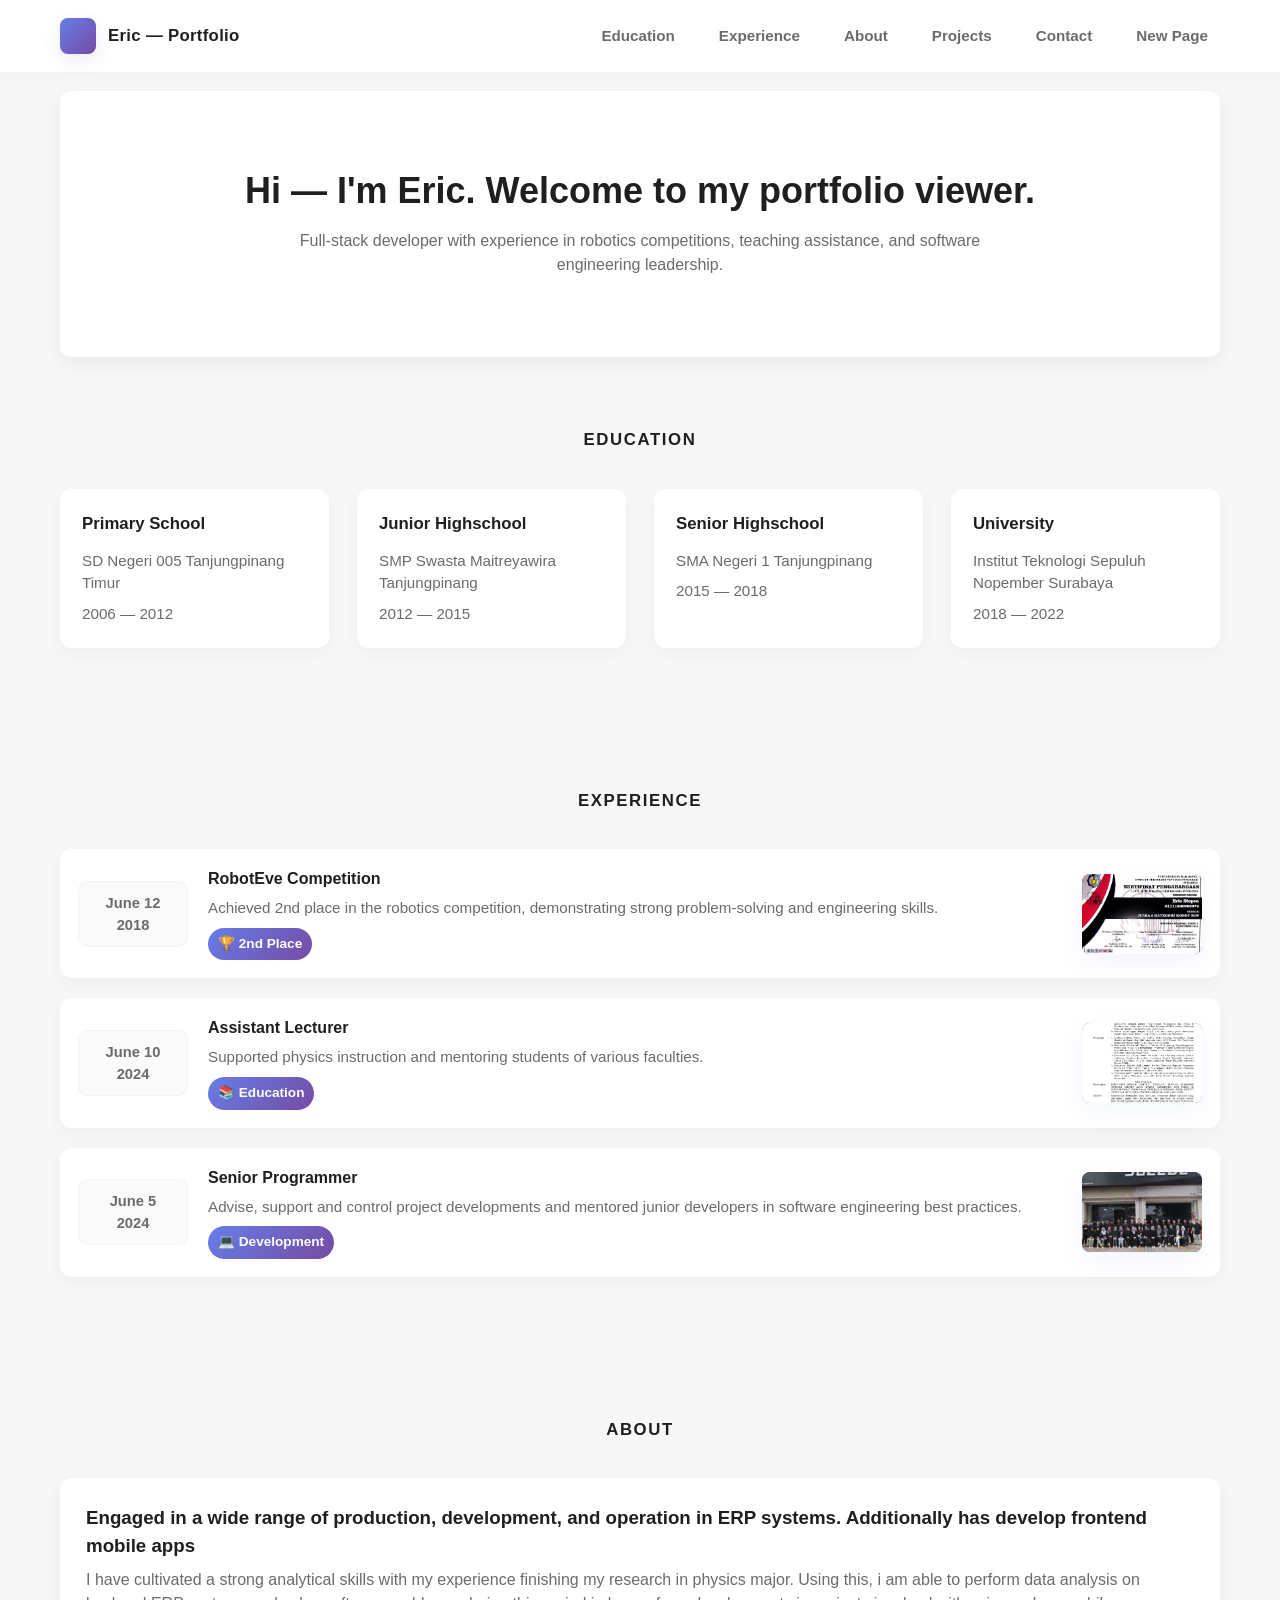
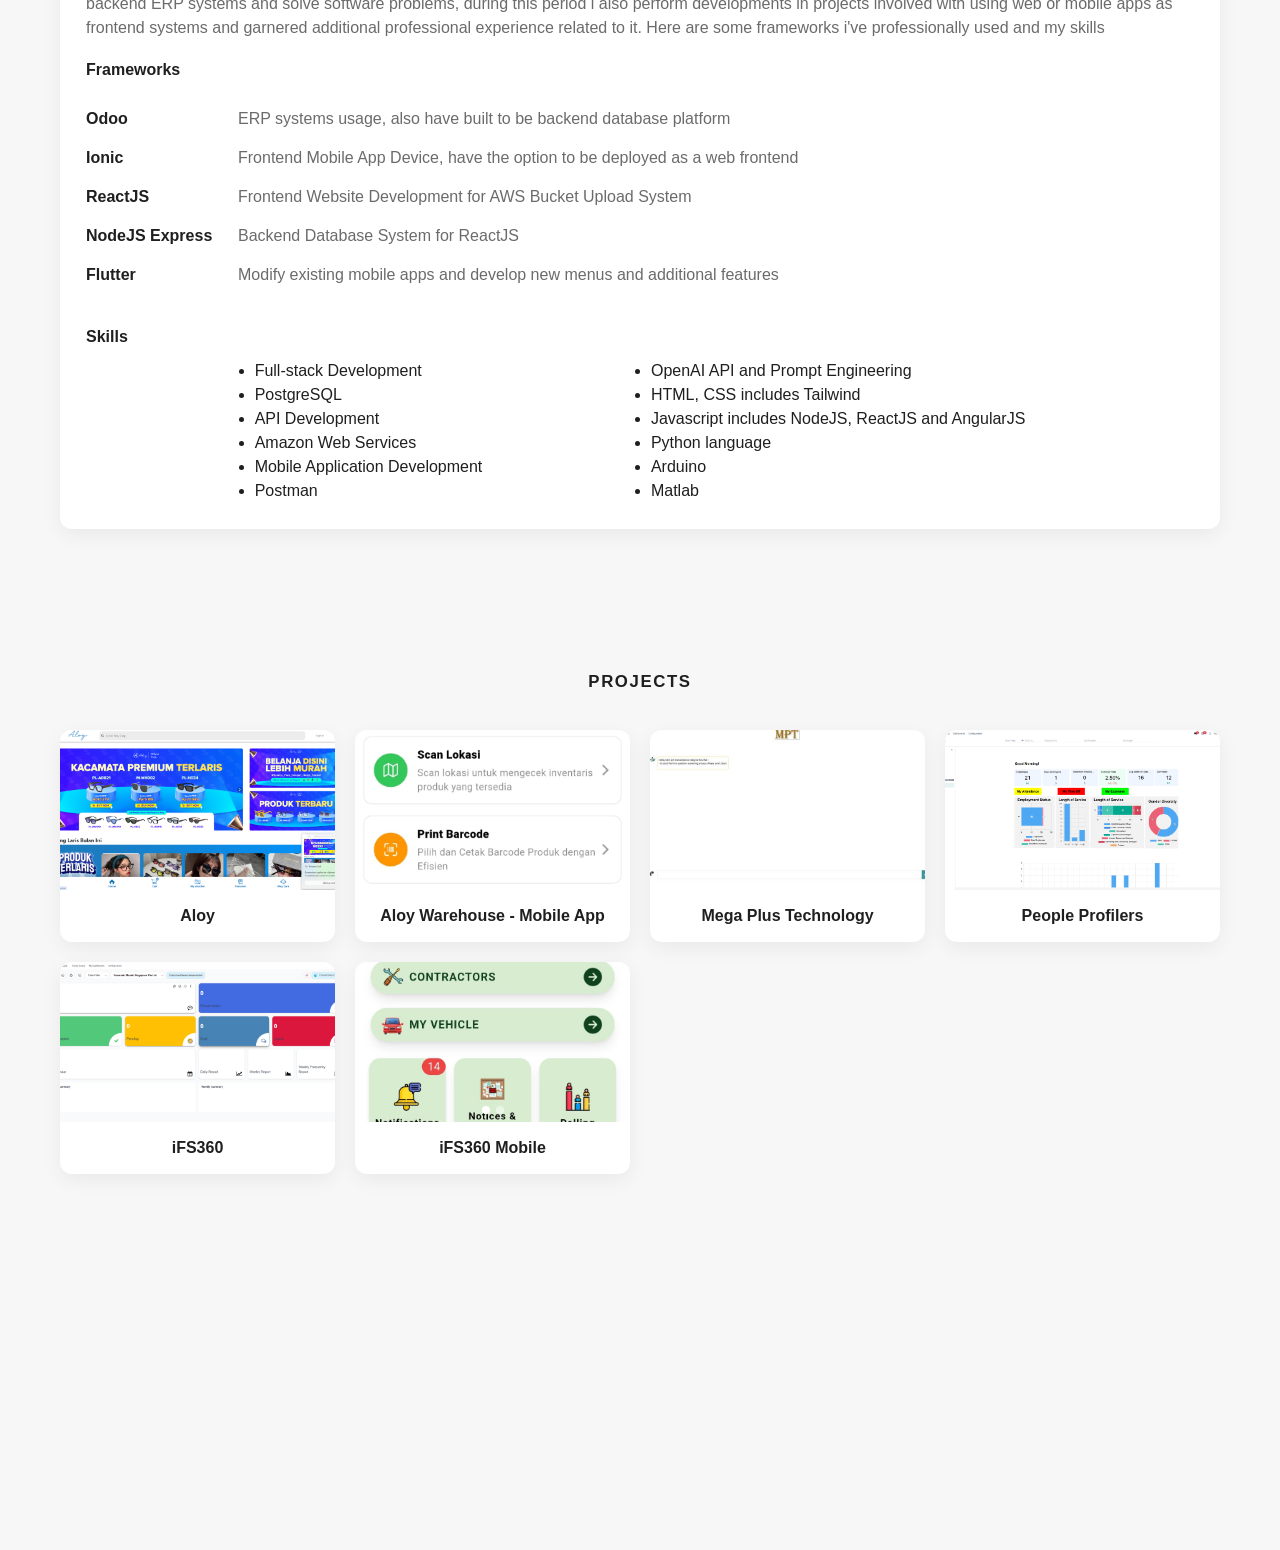
<file: index.html>
<!DOCTYPE html>
<html lang="en">
<head>
  <meta charset="utf-8" />
  <meta name="viewport" content="width=device-width,initial-scale=1" />
  <title>Eric's Portfolio</title>
  <link rel="stylesheet" href="style.css">
</head>
<body>

  <header>
    <div class="container nav-inner">
      <div class="logo">
        <span class="mark"></span>
        <span>Eric — Portfolio</span>
      </div>

      <nav>
        <button class="nav-toggle" id="nav-toggle">☰</button>
        <ul id="nav-list" class="nav-links">
          <li><a href="#education">Education</a></li>
          <li><a href="#experience">Experience</a></li>
          <li><a href="#about">About</a></li>
          <li><a href="#projects">Projects</a></li>
          <li><a href="#contact">Contact</a></li>
          <li><a href="new_test.html">New Page</a></li>
        </ul>
      </nav>
    </div>

    <div class="container" id="nav-menu-mobile" style="display:none; padding-bottom:12px;">
      <ul style="list-style:none; padding:8px 0; display:flex; gap:12px; flex-direction:column;">
        <li><a href="#education">Education</a></li>
        <li><a href="#experience">Experience</a></li>
        <li><a href="#about">About</a></li>
        <li><a href="#projects">Projects</a></li>
        <li><a href="#contact">Contact</a></li>
      </ul>
    </div>
  </header>

  <main class="container" style="margin-top:18px;">

    <section class="hero visible">
      <div>
        <h1>Hi — I'm Eric. Welcome to my portfolio viewer.</h1>
        <p>Full-stack developer with experience in robotics competitions, teaching assistance, and software engineering leadership.</p>
      </div>
    </section>

    <section id="education">
      <h2 class="section-title">Education</h2>
      <div class="education-grid">
        <article class="card">
          <h3>Primary School</h3>
          <p class="muted">SD Negeri 005 Tanjungpinang Timur</p>
          <p class="muted">2006 — 2012</p>
        </article>

        <article class="card">
          <h3>Junior Highschool</h3>
          <p class="muted">SMP Swasta Maitreyawira Tanjungpinang</p>
          <p class="muted">2012 — 2015</p>
        </article>

        <article class="card">
          <h3>Senior Highschool</h3>
          <p class="muted">SMA Negeri 1 Tanjungpinang</p>
          <p class="muted">2015 — 2018</p>
        </article>

        <article class="card">
          <h3>University</h3>
          <p class="muted">Institut Teknologi Sepuluh Nopember Surabaya</p>
          <p class="muted">2018 — 2022</p>
        </article>
      </div>
    </section>

    <section id="experience">
      <h2 class="section-title">Experience</h2>

      <div class="experience-list">
        <div class="experience-card">
          <div class="experience-date">June 12<br><strong>2018</strong></div>
          <div class="experience-content">
            <div class="experience-info">
              <h4>RobotEve Competition</h4>
              <p class="muted">Achieved 2nd place in the robotics competition, demonstrating strong problem-solving and engineering skills.</p>
              <span class="experience-badge">🏆 2nd Place</span>
            </div>
            <div class="experience-image-wrapper" data-single-image="image/sertifikat_roboteve.jpg">
              <img src="image/sertifikat_roboteve.jpg" alt="RobotEve Certificate" class="experience-image" />
            </div>
          </div>
        </div>

        <div class="experience-card">
          <div class="experience-date">June 10<br><strong>2024</strong></div>
          <div class="experience-content">
            <div class="experience-info">
              <h4>Assistant Lecturer</h4>
              <p class="muted">Supported physics instruction and mentoring students of various faculties.</p>
              <span class="experience-badge">📚 Education</span>
            </div>
            <div class="experience-image-wrapper" data-single-image="image/SK_asisten_dosen.jpg">
              <img src="image/SK_asisten_dosen.jpg" alt="Lecturer Assistant Certificate" class="experience-image" />
            </div>
          </div>
        </div>

        <div class="experience-card">
          <div class="experience-date">June 5<br><strong>2024</strong></div>
          <div class="experience-content">
            <div class="experience-info">
              <h4>Senior Programmer</h4>
              <p class="muted">Advise, support and control project developments and mentored junior developers in software engineering best practices.</p>
              <span class="experience-badge">💻 Development</span>
            </div>
            <div class="experience-image-wrapper" data-single-image="image/sgeede_group_image.jpeg">
              <img src="image/sgeede_group_image.jpeg" alt="Company Group" class="experience-image" />
            </div>
          </div>
        </div>
      </div>
    </section>

    <section id="about">
      <!-- <h2 class="section-title">About</h2>
      <div style="background:var(--card); padding:26px; border-radius:12px; box-shadow:var(--shadow);">
        <h3 style="margin-bottom:8px">A memorable story experience.</h3>
        <p class="muted">Engaged in a wide range of production, development, and operation in ERP systems with main framework using Odoo. Additionally has develop frontend mobile apps using Ionic Framework and Flutter</p>
      </div> -->

       <h2 id="about-title" class="section-title">About</h2>

      <div class="company-content">
        <div>
          <h3 style="margin-bottom:8px">Engaged in a wide range of production, development, and operation in ERP systems. Additionally has develop frontend mobile apps</h3>
          <p class="muted">I have cultivated a strong analytical skills with my experience finishing my research in physics major. Using this, i am able to perform data analysis on backend ERP systems and solve software problems, during this period i also perform developments in projects involved with using web or mobile apps as frontend systems and garnered additional professional experience related to it. Here are some frameworks i've professionally used and my skills</p>
        </div>

        <div class="company-details">
          <div class="framework-details-section">
            <h4 style="margin-bottom:10px">Frameworks</h4>
            <div class="detail-item"><div class="detail-label">Odoo</div><div class="detail-value">ERP systems usage, also have built to be backend database platform</div></div>
            <div class="detail-item"><div class="detail-label">Ionic</div><div class="detail-value">Frontend Mobile App Device, have the option to be deployed as a web frontend</div></div>
            <div class="detail-item"><div class="detail-label">ReactJS</div><div class="detail-value">Frontend Website Development for AWS Bucket Upload System</div></div>
            <div class="detail-item"><div class="detail-label">NodeJS Express</div><div class="detail-value">Backend Database System for ReactJS</div></div>
            <div class="detail-item"><div class="detail-label">Flutter</div><div class="detail-value">Modify existing mobile apps and develop new menus and additional features</div></div>
          </div>

          <!-- <div>
            <h4 style="margin-bottom:10px">Skills</h4>
            <ul class="history-list">
              <li>Full-stack Development</li>
              <li>PostgreSQL</li>
              <li>API Development</li>
              <li>Amazon Web Services</li>
              <li>Mobile Application Development</li>
              <li>Postman</li>
              <li>OpenAI API and Prompt Engineering</li>
              <li>HTML, CSS includes Tailwind</li>
              <li>Javascript includes NodeJS, ReactJS and AngularJS</li>
              <li>Python language</li>
              <li>Arduino</li>
              <li>Matlab</li>
            </ul>
          </div> -->
        </div>
        <div class="company-details" style="margin-top: 20px;">
          <div>
            <h4 style="margin-bottom:10px">Skills</h4>
            <div class="skills-detail-section">
              <div class="skills-list">
                <ul>
                  <li>Full-stack Development</li>
                  <li>PostgreSQL</li>
                  <li>API Development</li>
                  <li>Amazon Web Services</li>
                  <li>Mobile Application Development</li>
                  <li>Postman</li>
                </ul>
              </div>
              <div class="skills-list">
                <ul>
                  <li>OpenAI API and Prompt Engineering</li>
                  <li>HTML, CSS includes Tailwind</li>
                  <li>Javascript includes NodeJS, ReactJS and AngularJS</li>
                  <li>Python language</li>
                  <li>Arduino</li>
                  <li>Matlab</li>
                </ul>
              </div>
            </div>
            <!-- <ul class="history-list">
              <li>Full-stack Development</li>
              <li>PostgreSQL</li>
              <li>API Development</li>
              <li>Amazon Web Services</li>
              <li>Mobile Application Development</li>
              <li>Postman</li>
              <li>OpenAI API and Prompt Engineering</li>
              <li>HTML, CSS includes Tailwind</li>
              <li>Javascript includes NodeJS, ReactJS and AngularJS</li>
              <li>Python language</li>
              <li>Arduino</li>
              <li>Matlab</li>
            </ul> -->
          </div>
        </div>
      </div>
    </section>

    <section id="projects">
      <h2 class="section-title">Projects</h2>

      <div class="sample-grid">
        <article class="sample-item" data-images='["image/aloy-front.png"]'>
          <div class="sample-carousel">
            <div class="sample-carousel-inner">
              <div class="sample-carousel-slide"><img src="image/aloy-front.png" alt="Aloy Screenshot"></div>
              <!-- <div class="sample-carousel-slide"><img src="aloy-front.png" alt="Aloy Screenshot 2"></div>
              <div class="sample-carousel-slide"><img src="aloy-front.png" alt="Aloy Screenshot 3"></div> -->
            </div>
            <!-- <div class="carousel-dots">
              <span class="carousel-dot active"></span>
              <span class="carousel-dot"></span>
              <span class="carousel-dot"></span>
            </div> -->
          </div>
          <div class="sample-title"><a href="https://aloy.id" target="_blank">Aloy</a></div>
        </article>

        <article class="sample-item" data-images='["image/aloy-apk.jpeg"]'>
          <div class="sample-carousel">
            <div class="sample-carousel-inner">
              <div class="sample-carousel-slide"><img src="image/aloy-apk.jpeg" alt="Aloy Mobile App"></div>
            </div>
          </div>
          <div class="sample-title">Aloy Warehouse - Mobile App</div>
        </article>

        <article class="sample-item" data-images='["image/mpt-ss1.jpg"]'>
          <div class="sample-carousel">
            <div class="sample-carousel-inner">
              <div class="sample-carousel-slide"><img src="image/mpt-ss1.jpg" alt="MPT Screenshot 1"></div>
              <!-- <div class="sample-carousel-slide"><img src="mpt-ss1.jpg" alt="MPT Screenshot 2"></div> -->
            </div>
            <!-- <div class="carousel-dots">
              <span class="carousel-dot active"></span>
              <span class="carousel-dot"></span>
            </div> -->
          </div>
          <div class="sample-title"><a href="https://ai.megaplustech.com" target="_blank">Mega Plus Technology</a></div>
        </article>

        <article class="sample-item" data-images='["image/pp-demo.png"]'>
          <div class="sample-carousel">
            <div class="sample-carousel-inner">
              <div class="sample-carousel-slide"><img src="image/pp-demo.png" alt="People Profilers"></div>
            </div>
          </div>
          <div class="sample-title"><a href="https://peopleprofilers-uat.vinova.sg/" target="_blank">People Profilers</a></div>
        </article>

        <article class="sample-item" data-images='["image/ifs-360-dashboard.png"]'>
          <div class="sample-carousel">
            <div class="sample-carousel-inner">
              <div class="sample-carousel-slide"><img src="image/ifs-360-dashboard.png" alt="iFS360 Dashboard"></div>
            </div>
          </div>
          <div class="sample-title"><a href="https://ifs360-sg.com/" target="_blank">iFS360</a></div>
        </article>

        <article class="sample-item" data-images='["image/ifs360-mobile-front.jpeg","image/ifs360-mobile-menu1.jpeg"]'>
          <div class="sample-carousel">
            <div class="sample-carousel-inner">
              <div class="sample-carousel-slide"><img src="image/ifs360-mobile-front.jpeg" alt="iFS360 Mobile Front"></div>
              <div class="sample-carousel-slide"><img src="image/ifs360-mobile-menu1.jpeg" alt="iFS360 Mobile Menu 1"></div>
              <!-- <div class="sample-carousel-slide"><img src="mpt-ss1.jpg" alt="MPT Screenshot 2"></div> -->
            </div>
            <div class="carousel-dots">
              <span class="carousel-dot active"></span>
              <span class="carousel-dot"></span>
            </div>
          </div>
          <div class="sample-title">iFS360 Mobile</div>
        </article>
      </div>
    </section>

    
  </main>
  
  <footer class="container">
    <section id="contact">
      <h2 class="section-title">Contact</h2>
      <div style="text-align:center;">
        <p class="muted">Have a project or question? Reach out:</p>
        <p style="margin-top:8px; font-weight:700"><a href="mailto:ricesevent@gmail.com">ricesevent@gmail.com</a></p>
        <p style="margin-top:8px; font-weight:700"><a href="https://www.linkedin.com/in/eric-steven-06b784227/">linkedin</a></p>
      </div>
    </section>
    <!-- <p class="muted" style="padding-top:18px">© <strong>Eric</strong> — Built with care • <a href="#contact">Contact</a></p> -->
  </footer>

  <div id="lightbox" class="lightbox">
    <div class="lightbox-content">
      <button class="lightbox-close" id="lightbox-close">×</button>
      <button class="lightbox-nav lightbox-prev" id="lightbox-prev" style="display:none;">‹</button>
      <img class="lightbox-img" id="lightbox-img" alt="" />
      <button class="lightbox-nav lightbox-next" id="lightbox-next" style="display:none;">›</button>
      <div class="lightbox-counter" id="lightbox-counter" style="display:none;"></div>
      <div class="lightbox-thumbnail-strip" id="lightbox-thumbnails"></div>
    </div>
  </div>

  <script src="script.js"></script>

</body>
</html>
</file>
<file: style.css>
:root{
    --bg:#f7f7f8;
    --card:#ffffff;
    --muted:#6b6b6b;
    --text:#1f1f1f;
    --accent-1:#667eea;
    --accent-2:#764ba2;
    --shadow: 0 6px 20px rgba(20,20,20,0.06);
    --container:1200px;
    --radius:10px;
    --ease:cubic-bezier(.2,.9,.3,1);
    --gap:28px;
}

*{box-sizing:border-box;margin:0;padding:0}
html,body{height:100%}
body{
    font-family: "Inter", "Segoe UI", Tahoma, sans-serif;
    color:var(--text);
    background:var(--bg);
    -webkit-font-smoothing:antialiased;
    line-height:1.5;
    overflow-x:hidden;
    padding-bottom:40px;
}

.container{
    max-width:var(--container);
    margin:0 auto;
    padding:0 20px;
}

header{
    background:var(--card);
    position:sticky;
    top:0;
    z-index:1200;
    border-bottom:1px solid rgba(0,0,0,0.04);
    box-shadow: 0 3px 10px rgba(0,0,0,0.03);
}

.nav-inner{
    display:flex;
    align-items:center;
    justify-content:space-between;
    gap:16px;
    height:72px;
}

.logo{
    font-weight:700;
    letter-spacing:0.3px;
    color:var(--text);
    display:flex;
    align-items:center;
    gap:12px;
    font-size:1.05rem;
}

.logo .mark{
    width:36px;height:36px;border-radius:8px;
    background:linear-gradient(135deg,var(--accent-1),var(--accent-2));
    box-shadow: 0 6px 18px rgba(118,75,162,0.12);
    display:inline-block;
}

nav ul{
    display:flex;
    gap:20px;
    list-style:none;
    align-items:center;
}

nav a{
    color:var(--muted);
    text-decoration:none;
    font-weight:600;
    font-size:0.95rem;
    padding:10px 12px;
    border-radius:8px;
    transition: all 180ms var(--ease);
}

nav a:hover{
    color:var(--text);
    background: rgba(102,126,234,0.06);
}

.nav-toggle{
    display:none;
    background:none;
    border:0;
    font-size:1.2rem;
    cursor:pointer;
    padding:8px;
}

.hero{
    background:var(--card);
    margin-top:18px;
    border-radius:var(--radius);
    padding:80px 20px;
    text-align:center;
    box-shadow:var(--shadow);
}

.hero h1{
    font-size:2.25rem;
    line-height:1.12;
    max-width:900px;
    margin:0 auto 18px;
    font-weight:800;
    color:var(--text);
}

.hero p{
    color:var(--muted);
    font-size:1rem;
    max-width:760px;
    margin:0 auto;
}

section{
    padding:70px 0;
    opacity:0;
    transform:translateY(20px);
    transition:opacity 600ms var(--ease), transform 600ms var(--ease);
}

section.visible{
    opacity:1; 
    transform:translateY(0);
}

.section-title{
    text-align:center;
    font-size:1.05rem;
    font-weight:800;
    letter-spacing:1.6px;
    margin-bottom:36px;
    color:var(--text);
    text-transform:uppercase;
}

.education-grid{
    display:grid;
    grid-template-columns:repeat(auto-fit,minmax(210px,1fr));
    gap:var(--gap);
}

.card{
    background:var(--card);
    padding:22px;
    border-radius:12px;
    box-shadow: 0 6px 18px rgba(20,20,20,0.04);
    transition: transform 300ms var(--ease), box-shadow 300ms var(--ease);
    display:flex;
    flex-direction:column;
    gap:8px;
}

.card:hover{ 
    transform: translateY(-6px); 
    box-shadow: 0 14px 30px rgba(20,20,20,0.07); 
}

.card h3{ font-size:1.05rem; color:var(--text); margin-bottom:6px;}
.card p{ color:var(--muted); font-size:0.95rem; }

.experience-list{ display:grid; gap:20px; }

.experience-card{
    display:flex;
    gap:20px;
    align-items:center;
    padding:18px;
    border-radius:12px;
    background:var(--card);
    box-shadow: 0 6px 18px rgba(20,20,20,0.04);
    transition: transform 260ms var(--ease), box-shadow 260ms var(--ease);
}

.experience-date{
    min-width:110px;
    background:#fafafa;
    border:1px solid rgba(0,0,0,0.03);
    padding:10px 12px;
    border-radius:10px;
    text-align:center;
    color:var(--muted);
    font-weight:700;
    font-size:0.92rem;
}

.experience-content{ 
    display:flex; 
    gap:18px; 
    align-items:center; 
    width:100%; 
    justify-content:space-between; 
}

.experience-info{ flex:1; }
.experience-info h4{ margin-bottom:6px; font-size:1rem; font-weight:700; color:var(--text) }
.experience-info p{ color:var(--muted); font-size:0.95rem; margin-bottom:8px; }

.experience-badge{ 
    display:inline-block; 
    padding:6px 10px; 
    border-radius:999px; 
    font-weight:700; 
    font-size:0.85rem; 
    color:white; 
    background:linear-gradient(135deg,var(--accent-1),var(--accent-2)); 
}

.experience-image-wrapper{
    width:120px; 
    height:80px; 
    flex-shrink:0; 
    border-radius:8px; 
    overflow:hidden;
    background:linear-gradient(135deg,var(--accent-1),var(--accent-2));
    display:flex; 
    align-items:center; 
    justify-content:center;
    box-shadow: 0 8px 24px rgba(102,126,234,0.08);
    cursor:pointer;
}

.experience-image{ 
    width:100%; 
    height:100%; 
    object-fit:cover; 
    display:block; 
}

.sample-grid{
    display:grid;
    gap:20px;
    grid-template-columns:repeat(auto-fit,minmax(220px,1fr));
}

.sample-item{ 
    border-radius:12px; 
    overflow:hidden; 
    background:var(--card); 
    box-shadow: var(--shadow); 
    transition:transform 260ms var(--ease);
    cursor:pointer;
}

.sample-item:hover{ transform:translateY(-6px) }

.sample-carousel{
    height:160px;
    position:relative;
    overflow:hidden;
    background: linear-gradient(135deg,var(--accent-1),var(--accent-2));
}

.sample-carousel-inner{
    display:flex;
    height:100%;
    transition: transform 400ms var(--ease);
}

.sample-carousel-slide{
    min-width:100%;
    height:100%;
    display:flex;
    align-items:center;
    justify-content:center;
}

.sample-carousel-slide img{
    width:100%;
    height:100%;
    object-fit:cover;
}

.carousel-dots{
    position:absolute;
    bottom:8px;
    left:50%;
    transform:translateX(-50%);
    display:flex;
    gap:6px;
    z-index:10;
}

.carousel-dot{
    width:8px;
    height:8px;
    border-radius:50%;
    background:rgba(255,255,255,0.5);
    cursor:pointer;
    transition:background 0.3s;
}

.carousel-dot.active{
    background:rgba(255,255,255,1);
}

.sample-title{ 
    padding:14px; 
    text-align:center; 
    color:var(--text); 
    font-weight:700;
}

.sample-title a{ 
    color:var(--text); 
    text-decoration:none; 
}

.sample-title a:hover{ 
    color:var(--accent-1); 
}

.lightbox{
    position:fixed; 
    inset:0; 
    background:rgba(0,0,0,0.92); 
    display:none; 
    align-items:center; 
    justify-content:center; 
    z-index:2000;
}

.lightbox.active{ display:flex }

.lightbox-content{ 
    max-width:92%; 
    max-height:92%; 
    position:relative; 
    display:flex;
    flex-direction:column;
    align-items:center;
}

.lightbox-img{ 
    max-width:100%; 
    max-height:75vh; 
    display:block; 
    border-radius:8px; 
}

.lightbox-close{ 
    position:absolute; 
    right:-8px; 
    top:-36px; 
    background:none; 
    color:white; 
    border:0; 
    font-size:2.2rem; 
    cursor:pointer;
    z-index:10;
}

.lightbox-nav{
    position:absolute;
    top:50%;
    transform:translateY(-50%);
    background:rgba(255,255,255,0.2);
    border:none;
    color:white;
    font-size:2rem;
    padding:12px 16px;
    cursor:pointer;
    border-radius:4px;
    transition:background 0.3s;
    z-index:10;
}

.lightbox-nav:hover{
    background:rgba(255,255,255,0.3);
}

.lightbox-prev{ left:20px; }
.lightbox-next{ right:20px; }

.lightbox-counter{
    position:absolute;
    bottom:-40px;
    color:white;
    font-size:0.95rem;
    font-weight:600;
}

.lightbox-thumbnail-strip{
    display:flex;
    gap:8px;
    margin-top:16px;
    max-width:100%;
    overflow-x:auto;
    padding:8px 0;
}

.lightbox-thumbnail{
    width:60px;
    height:60px;
    object-fit:cover;
    border-radius:4px;
    cursor:pointer;
    opacity:0.6;
    transition:opacity 0.3s, transform 0.3s;
    border:2px solid transparent;
}

.lightbox-thumbnail:hover{
    opacity:1;
    transform:scale(1.05);
}

.lightbox-thumbnail.active{
    opacity:1;
    border-color:white;
}

.muted{ color:var(--muted) }

@media (max-width:900px){
    .hero{ padding:48px 18px }
    nav ul{ display:none }
    .nav-toggle{ display:inline-flex }
    .experience-content{ flex-direction:column; align-items:flex-start }
    .experience-image-wrapper{ width:100%; height:160px }
    .lightbox-nav{ font-size:1.5rem; padding:8px 12px; }
    .lightbox-prev{ left:10px; }
    .lightbox-next{ right:10px; }
}

@media (max-width:520px){
    .hero h1{ font-size:1.4rem }
    .nav-inner{ height:64px }
}

.company-content{
    background:var(--card);
    padding:26px;
    border-radius:12px;
    box-shadow: var(--shadow);
    display:grid;
    grid-template-columns:1fr;
    gap:18px;
}

.company-details{
    display:grid;
    grid-template-columns:repeat(auto-fit,minmax(220px,1fr));
    gap:18px;
}

.framework-details-section{
    display: flex; 
    flex-direction: column; 
    row-gap:15px;
}

.skills-detail-section{
    display:flex; 
    justify-content: space-evenly;
}

.skills-list{
    display:flex; 
    flex-direction: column; 
    justify-content: center;
}

.detail-item{ display:flex; gap:12px; }
.detail-label{ min-width:140px; font-weight:700; color:var(--text) }
.detail-value{ color:var(--muted) }

.history-list{ list-style:none; padding-left:0; color:var(--muted) }
.history-list li{ padding:8px 0; position:relative; padding-left:18px; }
.history-list li:before{ content:"•"; position:absolute; left:0; color:var(--text) }

footer{
    margin-top:40px;
    text-align:center;
    color:var(--muted);
    font-size:0.95rem;
}

footer a{ color:var(--text); text-decoration:none; font-weight:700 }

.page-selector-container {
  display: flex;
  justify-content: center;
  align-items: center;
  min-height: 60vh;
  padding: 40px 20px;
}

.page-selector-card {
  background: white;
  border-radius: 12px;
  box-shadow: 0 6px 20px rgba(20, 20, 20, 0.1);
  width: 100%;
  max-width: 400px;
  overflow: hidden;
  font-family: 'Montserrat', sans-serif;
}

.page-selector-header {
  padding: 20px;
  border-bottom: 1px solid #e5e5e5;
  background: #fafafa;
}

.page-selector-header h2 {
  font-size: 1.2rem;
  color: #1f1f1f;
  margin: 0;
}

.page-list {
  list-style: none;
  padding: 0;
  margin: 0;
}

.page-item {
  display: flex;
  align-items: center;
  padding: 16px 20px;
  border-bottom: 1px solid #e5e5e5;
  cursor: pointer;
  transition: background-color 0.2s;
  justify-content : space-between;
}

.page-item:hover {
  background-color: #f8f8f8;
}

.page-item:last-child {
  border-bottom: none;
}

.page-item.all-pages {
  font-weight: 600;
  background-color: #fafafa;
}

.page-checkbox {
  appearance: none;
  width: 20px;
  height: 20px;
  border: 2px solid #d1d1d1;
  border-radius: 4px;
  margin-right: 12px;
  cursor: pointer;
  position: relative;
  transition: all 0.2s;
  flex-shrink: 0;
}

.page-checkbox:checked {
  background-color: #4A90E2;
  border-color: #4A90E2;
}

.page-checkbox:checked::after {
  content: '✓';
  position: absolute;
  top: 50%;
  left: 50%;
  transform: translate(-50%, -50%);
  color: white;
  font-size: 14px;
  font-weight: bold;
}

.page-label {
  color: #333;
  font-size: 0.95rem;
  user-select: none;
}

.done-button {
  width: 100%;
  padding: 16px;
  border: none;
  background-color: #FFD84D;
  color: #333;
  font-size: 1rem;
  font-weight: 600;
  cursor: pointer;
  transition: background-color 0.3s, transform 0.1s;
}

.done-button:hover {
  transform: translateY(-2px);
}

.done-button:active {
  transform: translateY(0);
}

.done-button.has-selection {
  background-color: #FFCE22;
}

/* Dropdown functionality */
.dropdown-toggle {
  width: 100%;
  padding: 16px 20px;
  background: white;
  border: 2px solid #e5e5e5;
  border-radius: 8px;
  display: flex;
  justify-content: space-between;
  align-items: center;
  cursor: pointer;
  font-size: 0.95rem;
  color: #333;
  transition: border-color 0.2s;
}

.dropdown-toggle:hover {
  border-color: #4A90E2;
}

.dropdown-toggle.active {
  border-color: #4A90E2;
  border-bottom-left-radius: 0;
  border-bottom-right-radius: 0;
}

.dropdown-arrow {
  transition: transform 0.3s;
}

.dropdown-toggle.active .dropdown-arrow {
  transform: rotate(180deg);
}

.dropdown-content {
  max-height: 0;
  overflow: hidden;
  transition: max-height 0.3s ease;
  border: 2px solid #e5e5e5;
  border-top: none;
  border-bottom-left-radius: 8px;
  border-bottom-right-radius: 8px;
}

.dropdown-content.active {
  max-height: 400px;
  overflow-y: auto;
}

.selection-summary {
  padding: 12px 20px;
  background: #f0f7ff;
  border-top: 1px solid #e5e5e5;
  font-size: 0.9rem;
  color: #4A90E2;
  font-weight: 600;
}
</file>
